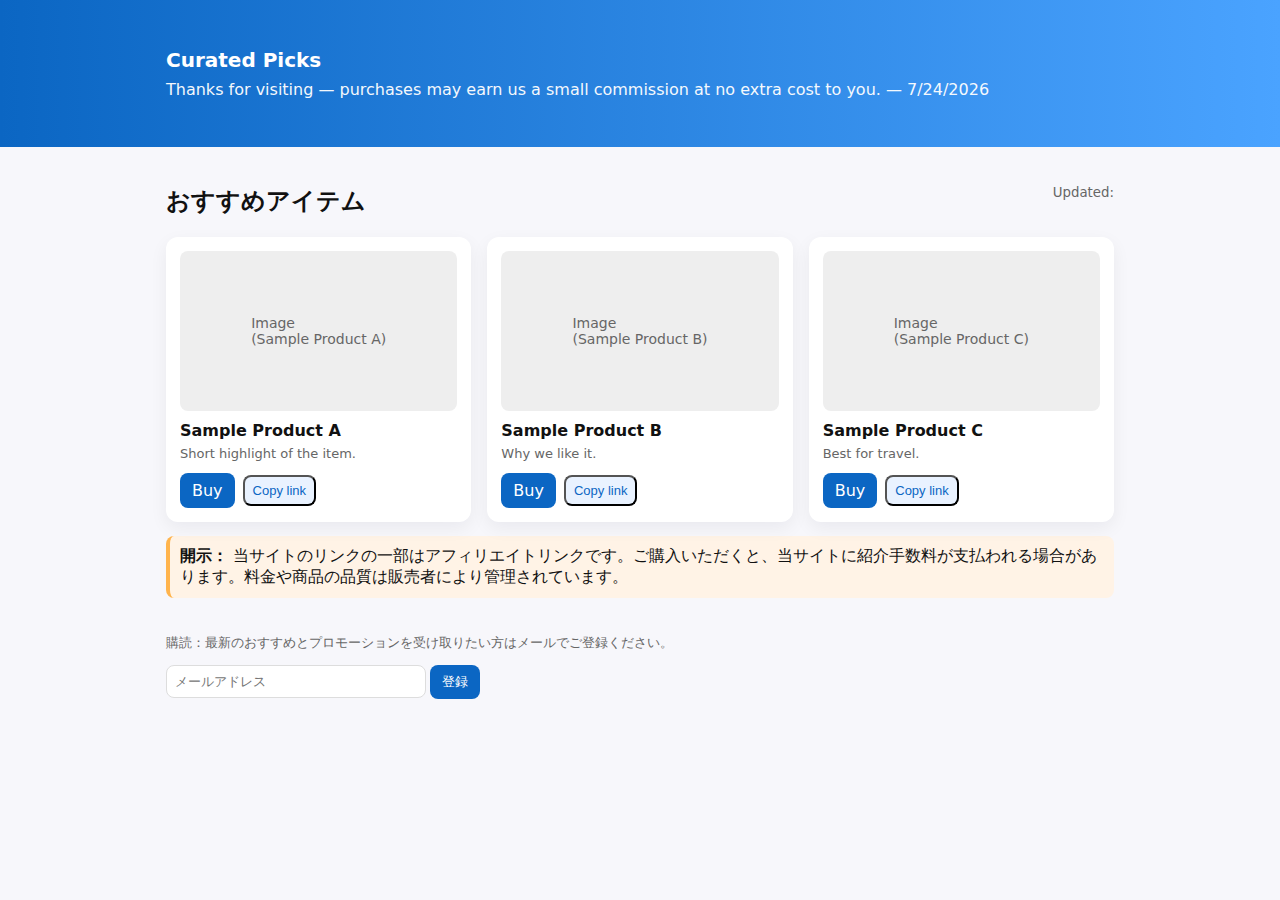
<file: index.html>
<!--
Affiliate Landing Page Template
- Single-file HTML (responsive) that shows products, affiliate links, copy-link buttons, disclosure, cookie consent, and placeholders for analytics and affiliate IDs.
- Replace all occurrences of AFFILIATE_ID_x and AFFILIATE_URL_x with your actual affiliate URLs/IDs.
- Implement your email form backend (action attribute) or connect to a service (Mailchimp, ConvertKit, etc.).
- Host on GitHub Pages / Netlify / Vercel / your server.
- Do NOT publish affiliate links without reading each program's terms and including required disclosures.
-->

<!doctype html>
<html lang="en">
<head>
  <meta charset="utf-8" />
  <meta name="viewport" content="width=device-width,initial-scale=1" />
  <title>Product Picks — Affiliate Landing Page</title>
  <meta name="description" content="Curated picks — click to buy. Affiliate links help support this site." />
  <style>
    :root{--bg:#f7f7fb;--card:#fff;--accent:#0b66c3;--muted:#666}
    *{box-sizing:border-box}
    body{font-family:Inter,system-ui,Segoe UI,Roboto,'Helvetica Neue',Arial;background:var(--bg);margin:0;color:#111}
    header{background:linear-gradient(90deg,var(--accent),#4aa3ff);color:#fff;padding:28px 20px}
    .container{max-width:980px;margin:20px auto;padding:0 16px}
    h1{margin:0;font-size:20px}
    p.lead{margin:8px 0 0;opacity:.95}
    .grid{display:grid;grid-template-columns:repeat(auto-fill,minmax(240px,1fr));gap:16px;margin-top:20px}
    .card{background:var(--card);border-radius:12px;padding:14px;box-shadow:0 6px 18px rgba(14,20,30,.06)}
    .thumb{width:100%;height:160px;background:#eee;border-radius:8px;display:flex;align-items:center;justify-content:center;color:var(--muted);font-size:14px}
    .title{font-weight:600;margin:10px 0 6px}
    .desc{font-size:13px;color:var(--muted);margin:0 0 12px}
    .btn{display:inline-block;padding:8px 12px;border-radius:8px;text-decoration:none}
    .btn-primary{background:var(--accent);color:#fff}
    .meta{display:flex;gap:8px;align-items:center}
    .copy-btn{background:#e9f2ff;border-radius:8px;padding:6px 8px;font-size:13px;color:var(--accent);cursor:pointer}
    .footer{margin:36px 0 60px;color:var(--muted);font-size:13px}
    .disclosure{background:#fff3e6;border-left:4px solid #ffb44d;padding:10px;border-radius:8px;margin-top:14px}
    .cookie{position:fixed;right:18px;bottom:18px;background:#fff;padding:12px;border-radius:10px;box-shadow:0 10px 30px rgba(2,6,23,.12);display:flex;gap:12px;align-items:center}
    @media (max-width:600px){.thumb{height:120px}}
  </style>
</head>
<body>
  <header>
    <div class="container">
      <h1>Curated Picks</h1>
      <p class="lead">Thanks for visiting — purchases may earn us a small commission at no extra cost to you.</p>
    </div>
  </header>

  <main class="container">
    <section>
      <div style="display:flex;gap:12px;align-items:center;justify-content:space-between">
        <h2 style="margin:18px 0 0">おすすめアイテム</h2>
        <small style="color:var(--muted)">Updated: <!-- JS inserts date --></small>
      </div>

      <div class="grid" id="productGrid">
        <!-- Product cards are injected by JS. Replace AFFILIATE_URL_x below with your actual affiliate URLs -->
      </div>

      <div class="disclosure">
        <strong>開示：</strong> 当サイトのリンクの一部はアフィリエイトリンクです。ご購入いただくと、当サイトに紹介手数料が支払われる場合があります。料金や商品の品質は販売者により管理されています。
      </div>

      <div class="footer">
        <p>購読：最新のおすすめとプロモーションを受け取りたい方はメールでご登録ください。</p>
        <form id="subscribeForm" action="#" method="POST" onsubmit="event.preventDefault();alert('Subscribe: implement backend or connect to Mailchimp/ConvertKit');">
          <input type="email" name="email" placeholder="メールアドレス" required style="padding:8px;border:1px solid #ddd;border-radius:8px;width:260px"> 
          <button class="btn btn-primary" style="border:none;">登録</button>
        </form>
      </div>
    </section>
  </main>

  <!-- Cookie / consent widget -->
  <div id="cookieBox" class="cookie" style="display:none">
    <div style="max-width:320px;font-size:13px;color:#111">This site uses cookies to improve experience. By continuing you consent.</div>
    <button onclick="acceptCookies()" class="btn btn-primary">Accept</button>
    <button onclick="declineCookies()" style="background:transparent;border:none;color:var(--muted);">Decline</button>
  </div>

  <script>
    /* ------- CONFIG: replace affiliate links below ------- */
    const PRODUCTS = [
      {id:1,title:'Sample Product A',desc:'Short highlight of the item.',img:'',aff:'AFFILIATE_URL_1'},
      {id:2,title:'Sample Product B',desc:'Why we like it.',img:'',aff:'AFFILIATE_URL_2'},
      {id:3,title:'Sample Product C',desc:'Best for travel.',img:'',aff:'AFFILIATE_URL_3'}
    ];

    // Render product cards
    const grid = document.getElementById('productGrid');
    PRODUCTS.forEach(p=>{
      const card = document.createElement('article'); card.className='card';
      card.innerHTML = `
        <div class=\"thumb\">Image<br>(${p.title})</div>
        <div class=\"title\">${p.title}</div>
        <p class=\"desc\">${p.desc}</p>
        <div class=\"meta\">
          <a class=\"btn btn-primary\" href=\"${p.aff}\" target=\"_blank\" rel=\"noopener noreferrer\">Buy</a>
          <button class=\"copy-btn\" data-url=\"${p.aff}\">Copy link</button>
        </div>`;
      grid.appendChild(card);
    });

    // copy to clipboard for sharing
    document.addEventListener('click', e=>{
      if(e.target.matches('.copy-btn')){
        const url = e.target.dataset.url;
        navigator.clipboard.writeText(url).then(()=>{
          e.target.textContent='Copied';
          setTimeout(()=>e.target.textContent='Copy link',1200);
        }).catch(()=>alert('Copy failed — consider manual copy'));
      }
    });

    // cookie consent
    function showCookie(){ if(localStorage.getItem('cookieAccepted')) return; document.getElementById('cookieBox').style.display='flex'; }
    function acceptCookies(){ localStorage.setItem('cookieAccepted','1'); document.getElementById('cookieBox').style.display='none'; }
    function declineCookies(){ localStorage.setItem('cookieAccepted','0'); document.getElementById('cookieBox').style.display='none'; }
    setTimeout(showCookie,800);

    // insert today's date
    document.querySelector('header .lead').insertAdjacentText('beforeend',' — '+ new Date().toLocaleDateString());
  </script>

  <!--
  NOTES & NEXT STEPS:
  - Replace AFFILIATE_URL_x with your real affiliate URLs. Many programs require you to include your tracking ID as a query param (e.g. ?tag=YOURTAG or &aff_id=12345).
  - For cloaking / clean links, create server-side 301 redirects, or use Netlify/Vercel rewrite rules. Avoid hiding affiliate links where prohibited.
  - Add analytics (Google Analytics / Plausible) and use UTM parameters for campaign tracking.
  - Add HTTPS and host on GitHub Pages / Netlify / Vercel.
  - Ensure you follow each affiliate program's disclosure requirements and local laws (cookie consent, GDPR, etc.).
  -->
</body>
</html>
</file>
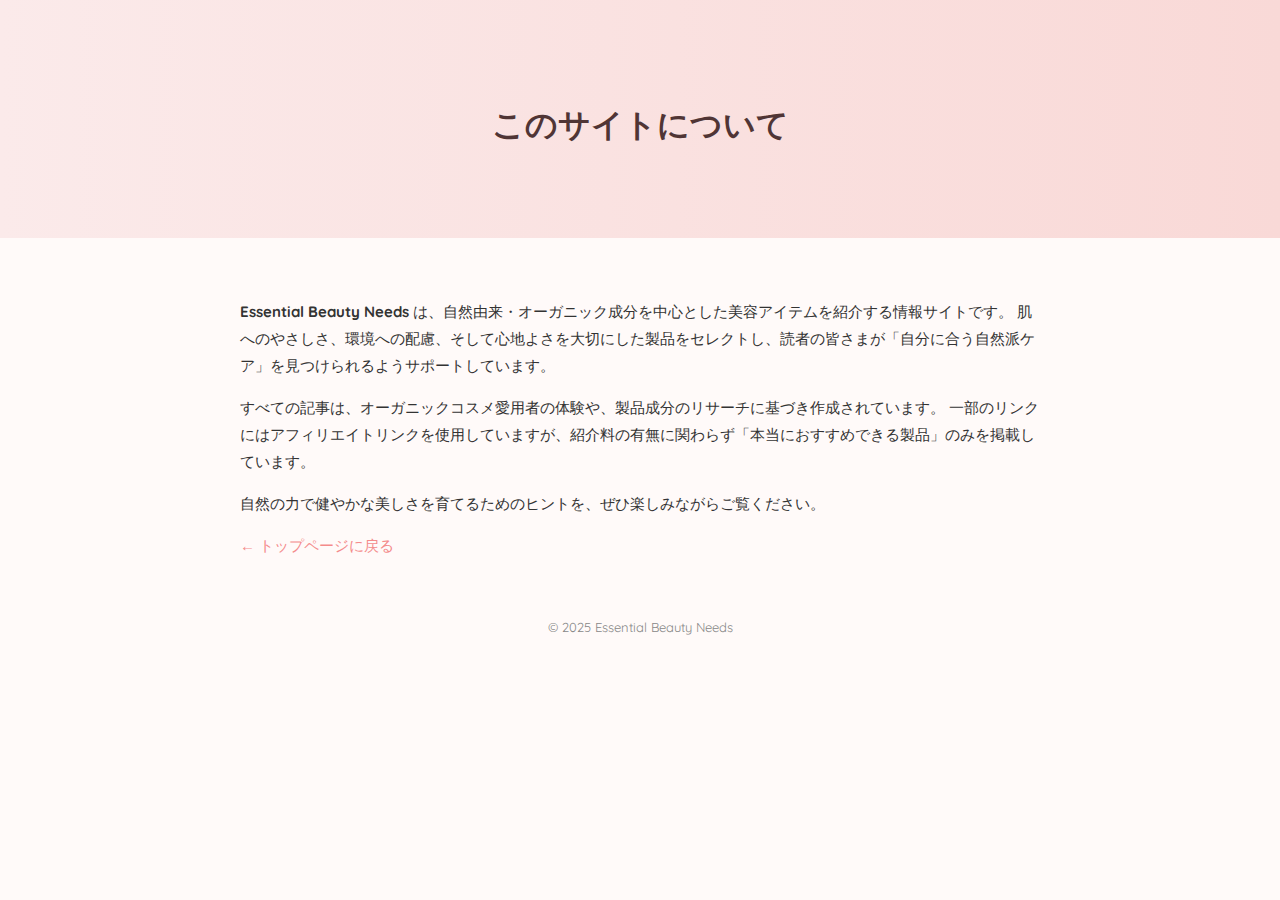
<file: about.html>
<!doctype html>
<html lang="ja">
<head>
  <meta charset="utf-8" />
  <meta name="viewport" content="width=device-width,initial-scale=1" />
  <title>このサイトについて | Essential Beauty Needs</title>
  <link href="https://fonts.googleapis.com/css2?family=Playfair+Display:wght@600&family=Quicksand:wght@400;600&display=swap" rel="stylesheet">
  <style>
    body{font-family:'Quicksand',sans-serif;background:#fffaf9;color:#333;margin:0;}
    header{text-align:center;padding:80px 20px;background:linear-gradient(90deg,#fbeaea,#f9d9d7);}
    h1{font-family:'Playfair Display',serif;font-size:32px;margin-bottom:10px;color:#503535;}
    main{max-width:800px;margin:60px auto;padding:0 20px;line-height:1.8;font-size:15px;}
    footer{text-align:center;color:#888;margin:50px 0 20px;font-size:13px;}
    a{color:#f48b8b;text-decoration:none;}
  </style>
</head>
<body>
  <header>
    <h1>このサイトについて</h1>
  </header>

  <main>
    <p><strong>Essential Beauty Needs</strong> は、自然由来・オーガニック成分を中心とした美容アイテムを紹介する情報サイトです。  
    肌へのやさしさ、環境への配慮、そして心地よさを大切にした製品をセレクトし、読者の皆さまが「自分に合う自然派ケア」を見つけられるようサポートしています。</p>

    <p>すべての記事は、オーガニックコスメ愛用者の体験や、製品成分のリサーチに基づき作成されています。  
    一部のリンクにはアフィリエイトリンクを使用していますが、紹介料の有無に関わらず「本当におすすめできる製品」のみを掲載しています。</p>

    <p>自然の力で健やかな美しさを育てるためのヒントを、ぜひ楽しみながらご覧ください。</p>

    <p><a href="index.html">← トップページに戻る</a></p>
  </main>

  <footer>© 2025 Essential Beauty Needs</footer>
</body>
</html>
</file>
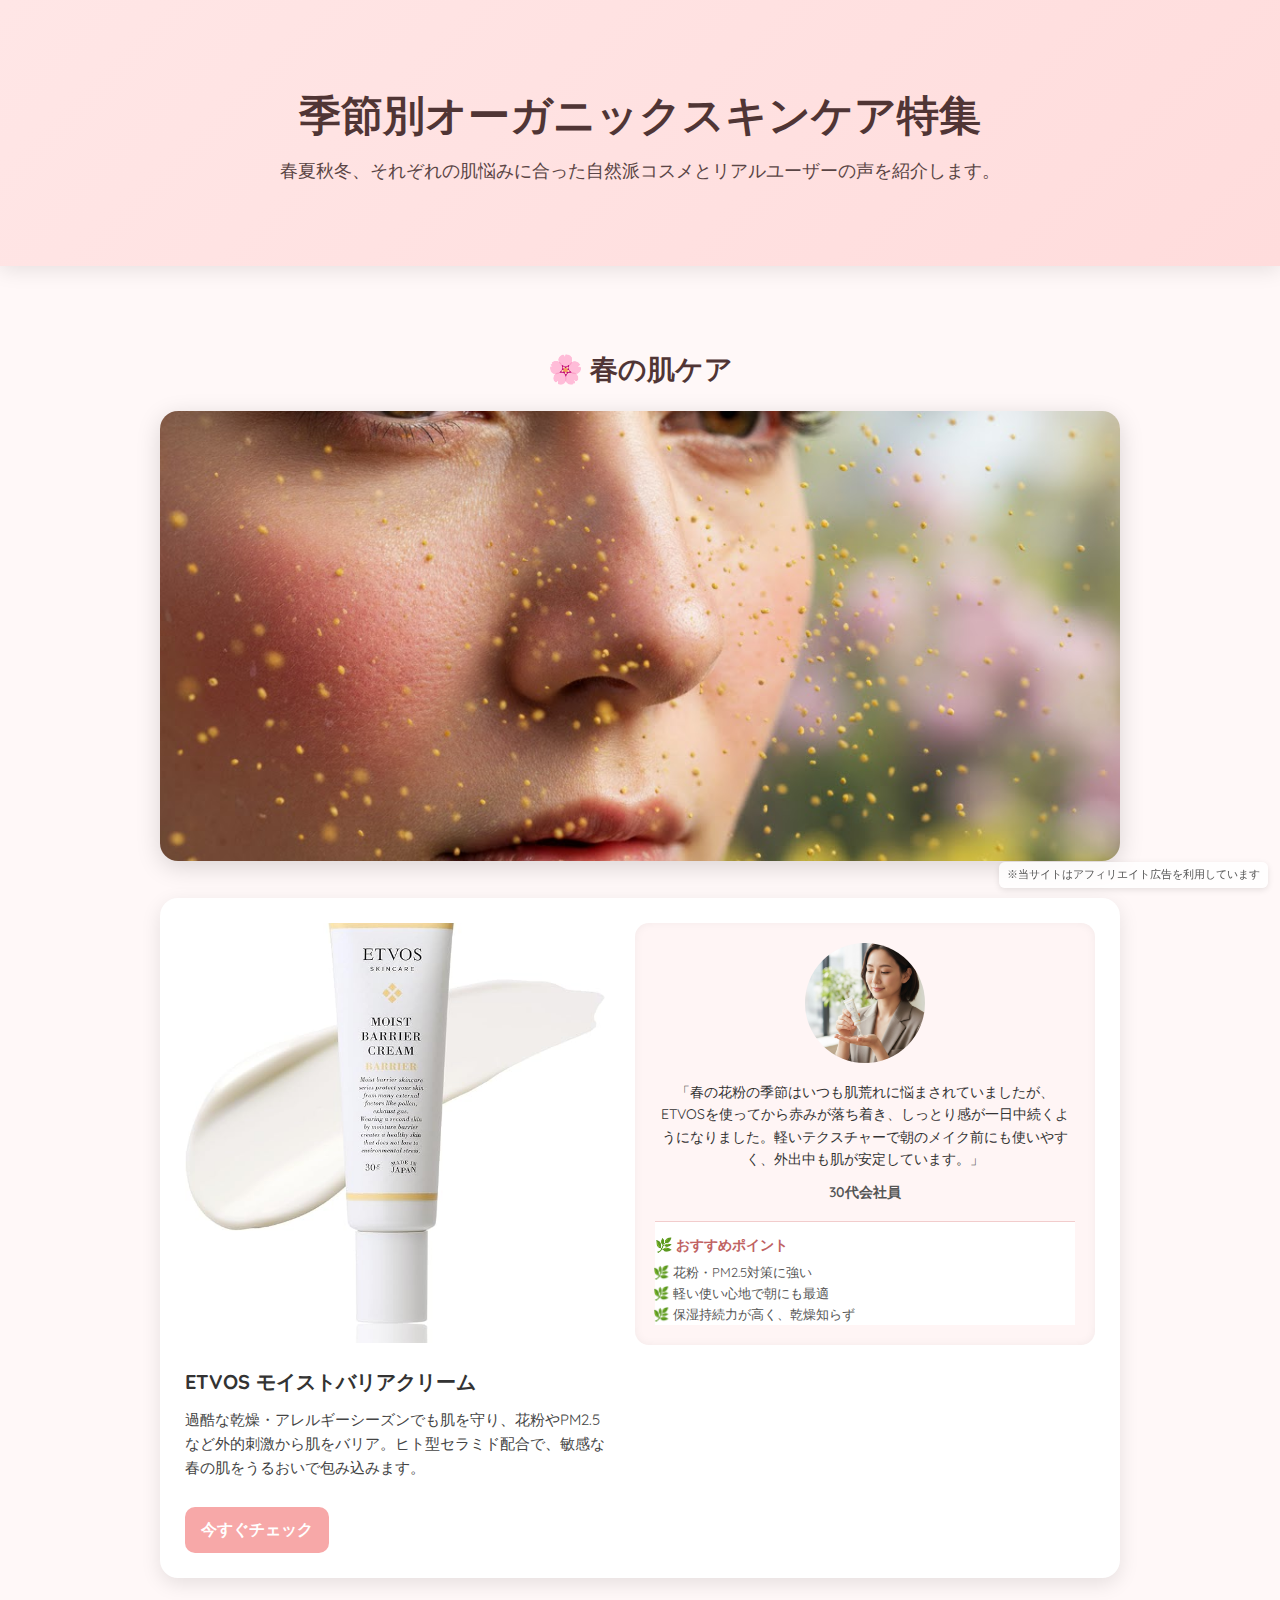
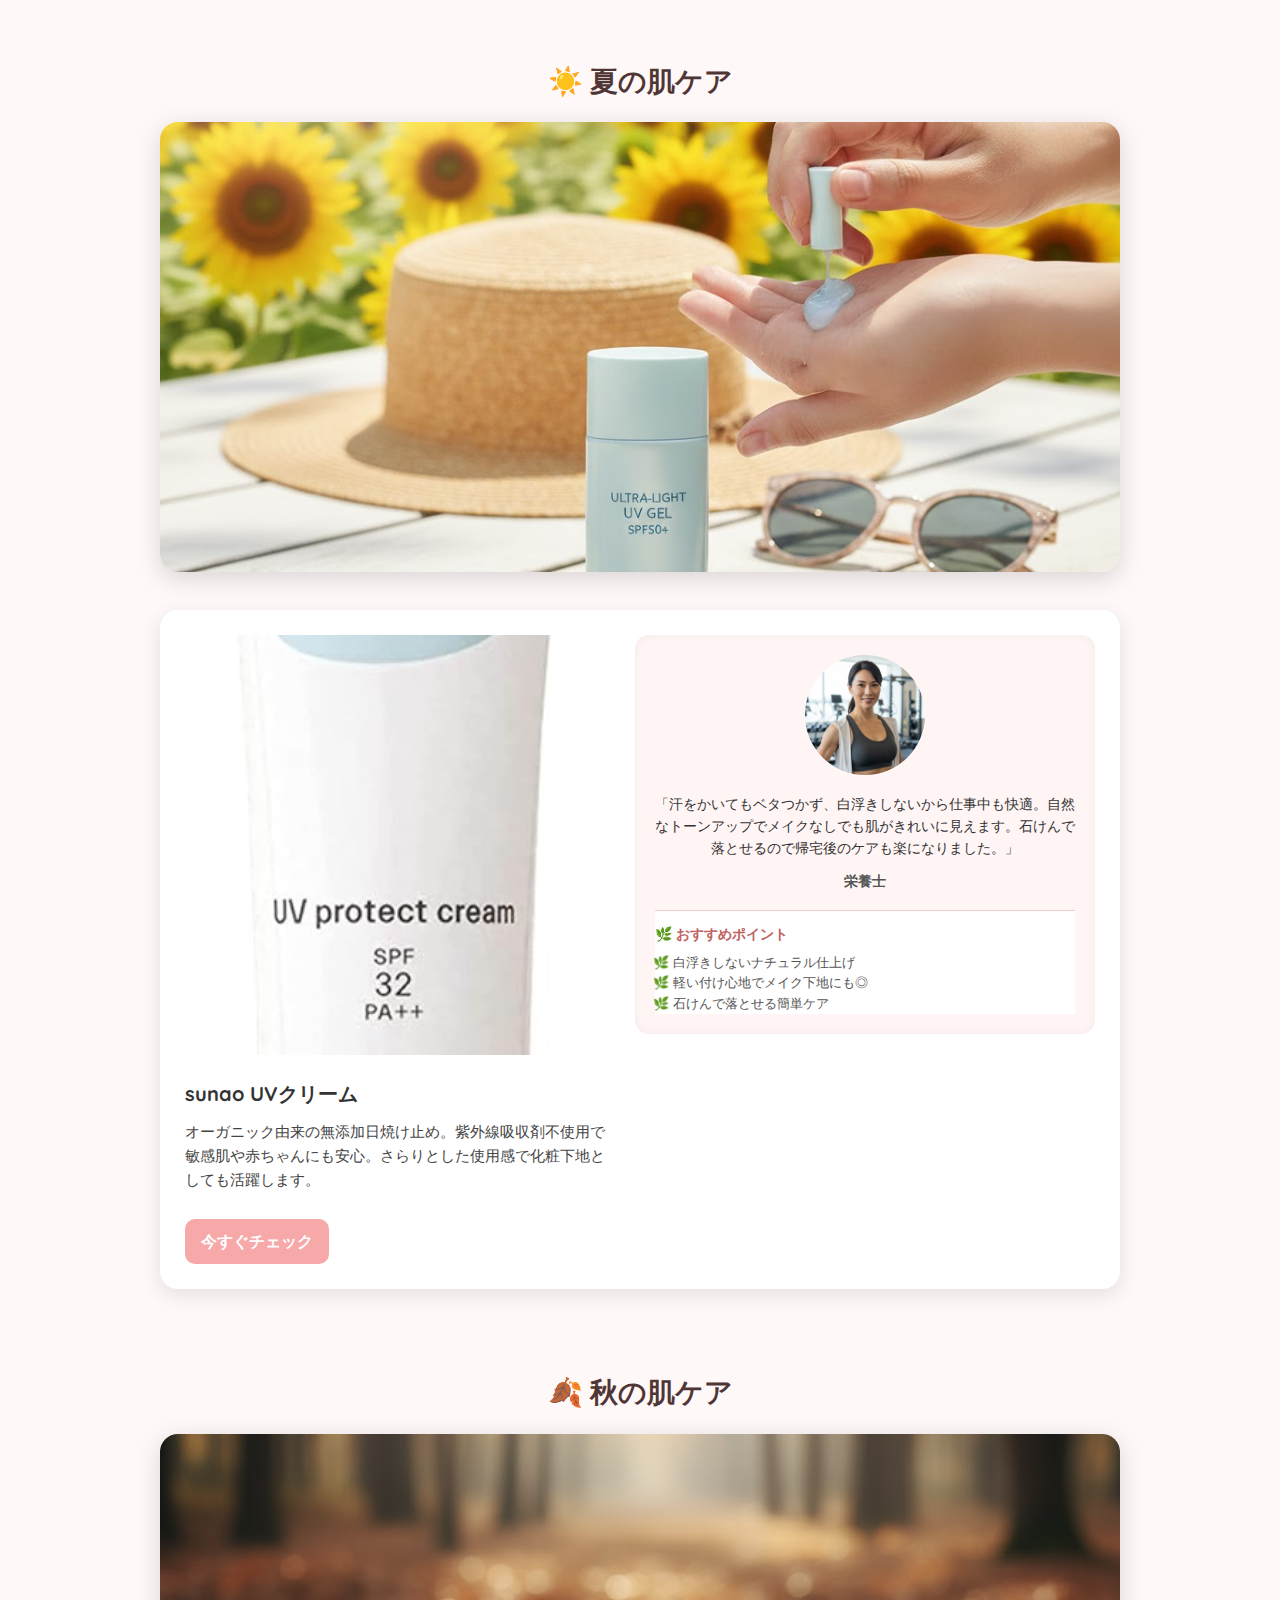
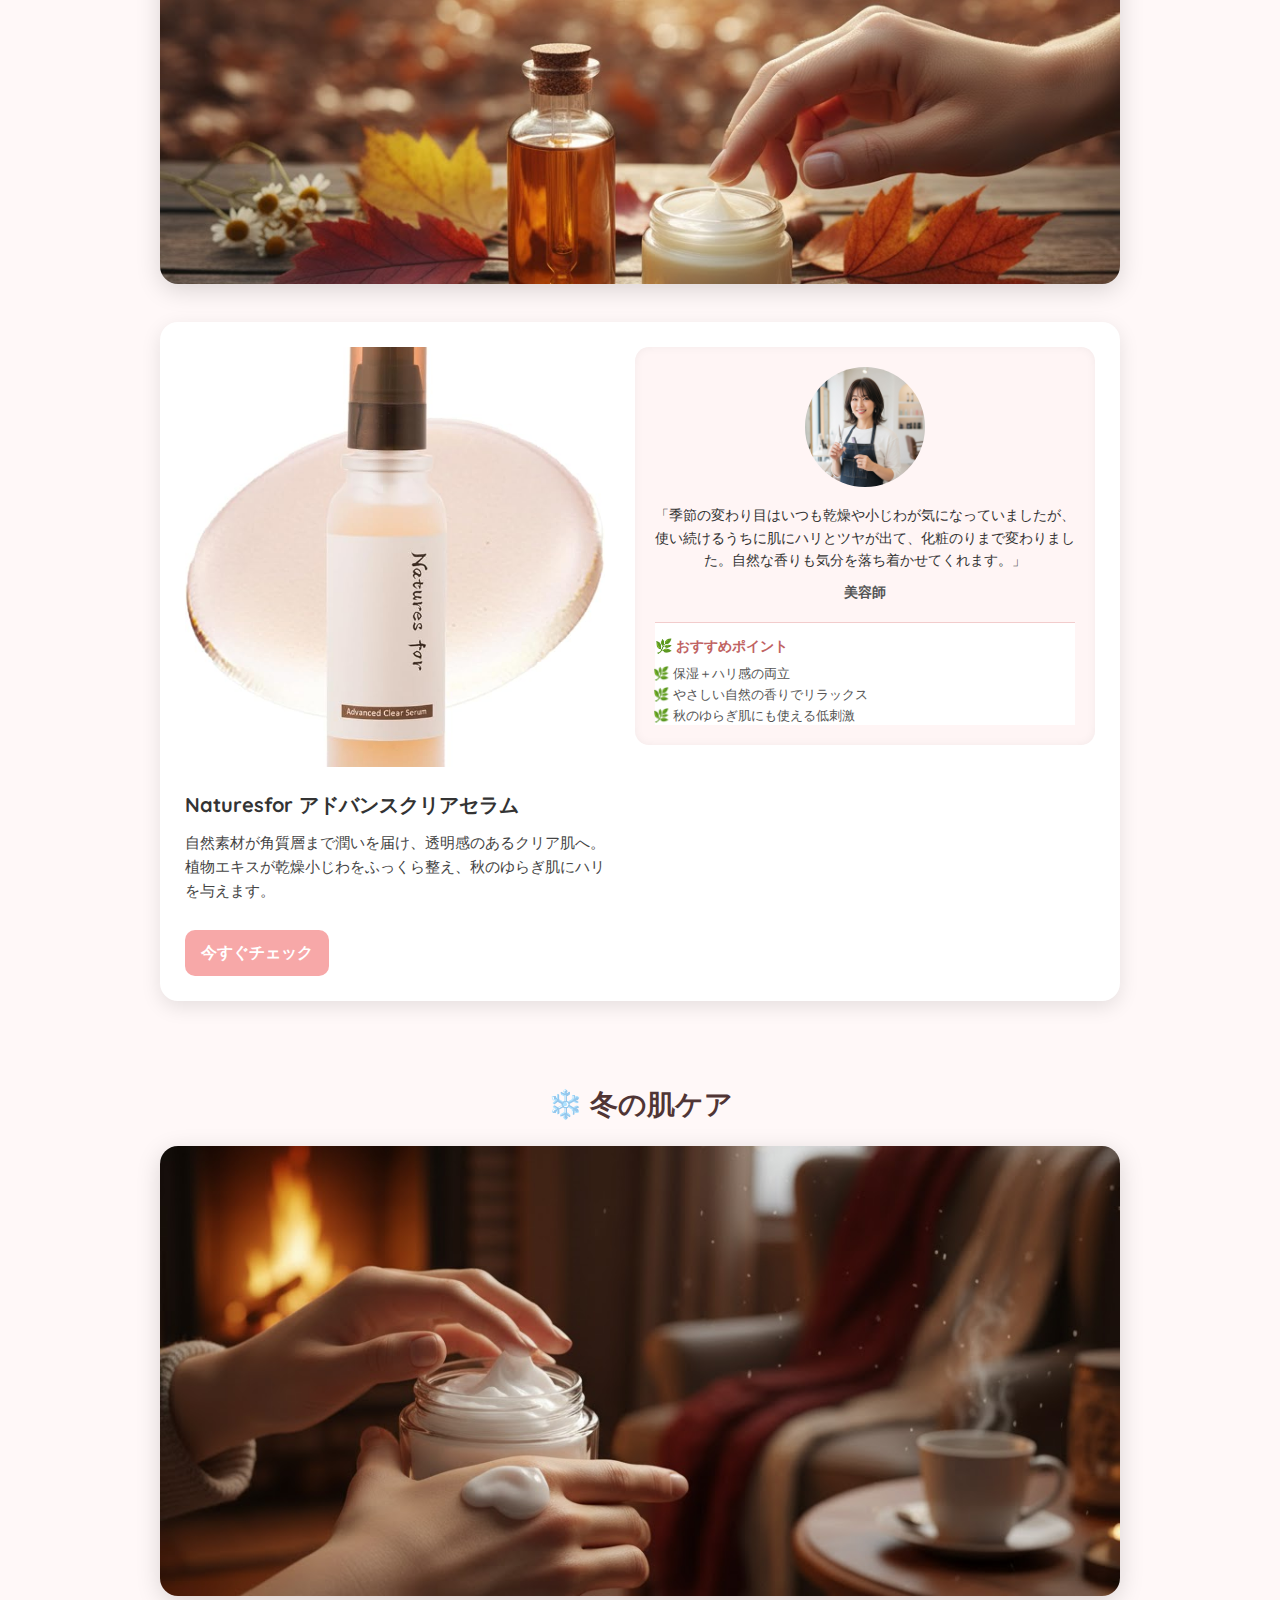
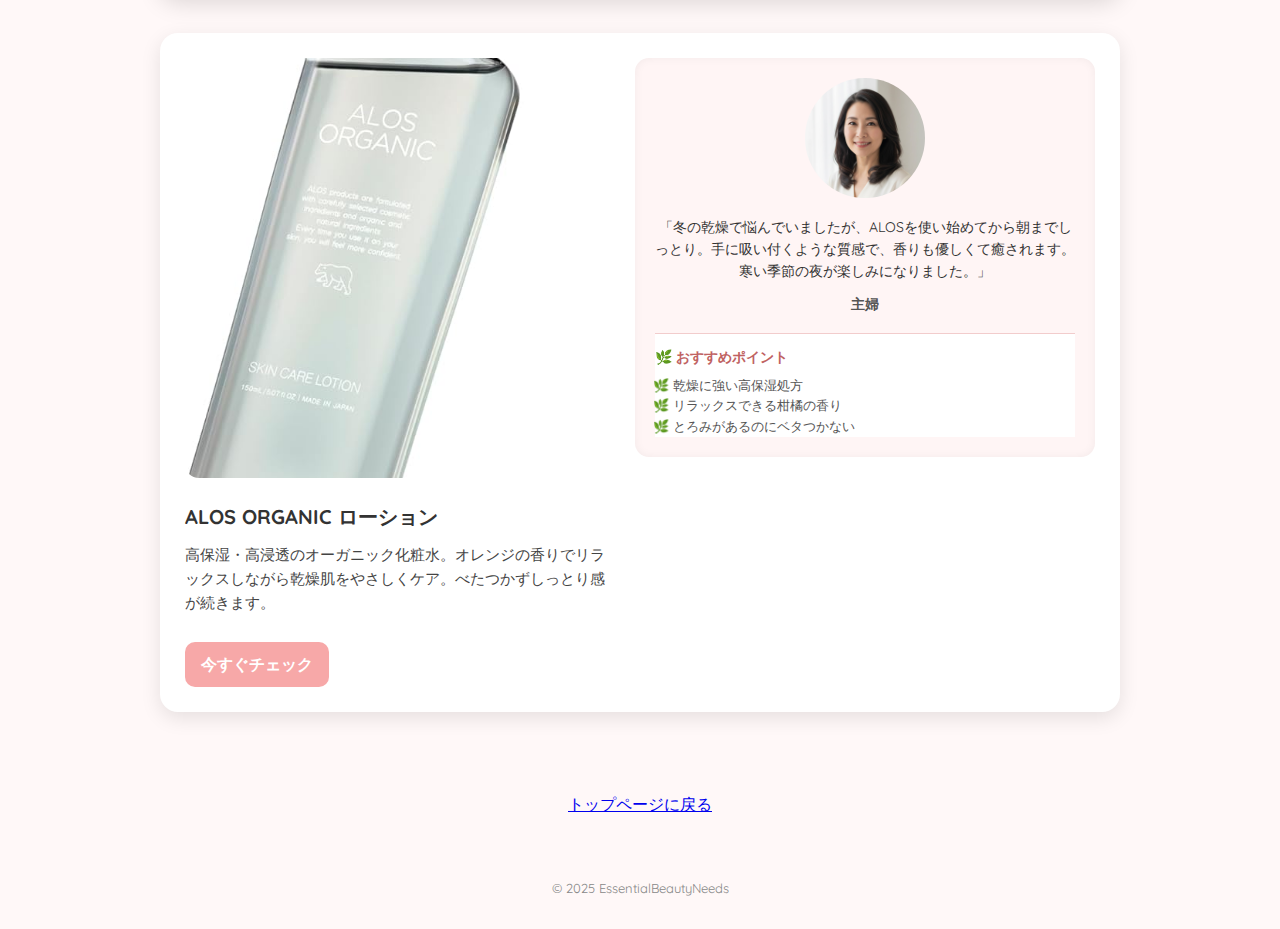
<file: seasons-skin.html>
<!doctype html>
<html lang="ja">
<head>
<meta charset="utf-8">
<meta name="viewport" content="width=device-width,initial-scale=1">
<title>季節別オーガニックスキンケア特集｜肌が喜ぶ自然派コスメ</title>
<link href="https://fonts.googleapis.com/css2?family=Playfair+Display:wght@600&family=Quicksand:wght@400;600&display=swap" rel="stylesheet">

<style>
:root {
  --bg: #fff8f8;
  --card: #ffffff;
  --accent: #f7a8a8;
  --accent-hover: #f48b8b;
  --muted: #666;
}

* { box-sizing: border-box; margin: 0; padding: 0; }
body {
  font-family: 'Quicksand', sans-serif;
  background: var(--bg);
  color: #333;
  line-height: 1.6;
}

header {
  text-align: center;
  padding: 80px 20px;
  background: linear-gradient(135deg, #ffe6e6, #ffdcdc);
  color: #503535;
  box-shadow: 0 4px 20px rgba(0,0,0,0.1);
}
h1 {
  font-family: 'Playfair Display', serif;
  font-size: 42px;
  margin-bottom: 10px;
}
p.lead {
  font-size: 18px;
  color: #5a4545;
}

.container {
  max-width: 1000px;
  margin: 0 auto;
  padding: 0 20px;
}

.article {
  margin: 80px 0;
}
.article h2 {
  font-family: 'Playfair Display', serif;
  font-size: 28px;
  color: #503535;
  text-align: center;
  margin-bottom: 20px;
}
.article img.hero {
  width: 100%;
  max-height: 450px;
  object-fit: cover;
  border-radius: 18px;
  margin-bottom: 30px;
  box-shadow: 0 6px 25px rgba(0,0,0,0.15);
}

.product-review {
  display: flex;
  align-items: flex-start;
  gap: 30px;
  background: #fff;
  border-radius: 18px;
  box-shadow: 0 6px 20px rgba(0,0,0,0.1);
  padding: 25px;
  margin-bottom: 50px;
}
.product-card {
  flex: 1;
  text-align: left;
}
.product-card img {
  width: 100%;
  height: 420px;
  border-radius: 14px;
  object-fit: cover;
  margin-bottom: 15px;
}
.product-card h3 {
  font-size: 20px;
  margin-bottom: 10px;
}
.product-card p {
  font-size: 15px;
  color: #444;
  margin-bottom: 15px;
}
.product-card ul {
  font-size: 14px;
  margin-left: 18px;
  color: #555;
}
.product-card .btn {
  display: inline-block;
  margin-top: 12px;
  background: var(--accent);
  color: #fff;
  padding: 10px 16px;
  border-radius: 10px;
  text-decoration: none;
  font-weight: 600;
  transition: 0.3s;
}
.product-card .btn:hover { background: var(--accent-hover); }

.review-card {
  flex: 1;
  background: #fff5f5;
  border-radius: 14px;
  padding: 20px;
  text-align: center;
  box-shadow: inset 0 0 10px rgba(0,0,0,0.05);
}
.review-card img {
  width: 120px;
  height: 120px;
  border-radius: 50%;
  object-fit: cover;
  margin-bottom: 10px;
}
.review-card p {
  font-size: 14px;
  color: #333;
  margin-bottom: 10px;
}
.review-card .name {
  font-weight: 600;
  color: #555;
  margin-top: 5px;
}

/* 🌿 おすすめポイント */
.tips {
  text-align: left;
  background: #fff;
  border-top: 1px solid #f2cccc;
  margin-top: 18px;
  padding-top: 12px;
}
.tips h4 {
  font-size: 14px;
  color: #c06262;
  margin-bottom: 6px;
}
.tips ul {
  font-size: 13px;
  color: #555;
  margin-left: 18px;
  list-style: "🌿 ";
}

footer {
  text-align: center;
  font-size: 13px;
  color: #888;
  margin: 60px 0 30px;
}

/* 固定のアフィリエイト免責 */
#affiliateNotice {
  position: fixed;
  right: 12px;
  bottom: 12px;
  background: rgba(255,255,255,0.8);
  color: #555;
  font-size: 11px;
  border-radius: 6px;
  padding: 4px 8px;
  box-shadow: 0 2px 6px rgba(0,0,0,0.1);
}

/* スマホ対応 */
@media (max-width: 768px) {
  .product-review {
    flex-direction: column;
  }
}
</style>
</head>

<body>
<header>
  <h1>季節別オーガニックスキンケア特集</h1>
  <p class="lead">春夏秋冬、それぞれの肌悩みに合った自然派コスメとリアルユーザーの声を紹介します。</p>
</header>

<main class="container">

  <!-- 春 -->
  <section class="article">
    <h2>🌸 春の肌ケア</h2>
    <img src="images/spring.jpg" alt="春のスキンケア" class="hero">
    <div class="product-review">
      <div class="product-card">
        <img src="images/etvos.jpg" alt="ETVOS モイストバリアクリーム">
        <h3>ETVOS モイストバリアクリーム</h3>
        <p>過酷な乾燥・アレルギーシーズンでも肌を守り、花粉やPM2.5など外的刺激から肌をバリア。ヒト型セラミド配合で、敏感な春の肌をうるおいで包み込みます。</p>
        <a href="https://amzn.to/4nMuJPb" class="btn" target="_blank">今すぐチェック</a>
      </div>
      <div class="review-card">
        <img src="images/etvosuser.jpg" alt="30代会社員">
        <p>「春の花粉の季節はいつも肌荒れに悩まされていましたが、ETVOSを使ってから赤みが落ち着き、しっとり感が一日中続くようになりました。軽いテクスチャーで朝のメイク前にも使いやすく、外出中も肌が安定しています。」</p>
        <p class="name">30代会社員</p>
        <div class="tips">
          <h4>🌿 おすすめポイント</h4>
          <ul>
            <li>花粉・PM2.5対策に強い</li>
            <li>軽い使い心地で朝にも最適</li>
            <li>保湿持続力が高く、乾燥知らず</li>
          </ul>
        </div>
      </div>
    </div>
  </section>

  <!-- 夏 -->
  <section class="article">
    <h2>☀️ 夏の肌ケア</h2>
    <img src="images/summer.jpg" alt="夏のスキンケア" class="hero">
    <div class="product-review">
      <div class="product-card">
        <img src="images/sunao.jpg" alt="sunao UVクリーム">
        <h3>sunao UVクリーム</h3>
        <p>オーガニック由来の無添加日焼け止め。紫外線吸収剤不使用で敏感肌や赤ちゃんにも安心。さらりとした使用感で化粧下地としても活躍します。</p>
        <a href="https://amzn.to/3JmEMME" class="btn" target="_blank">今すぐチェック</a>
      </div>
      <div class="review-card">
        <img src="images/gym40.jpg" alt="栄養士">
        <p>「汗をかいてもベタつかず、白浮きしないから仕事中も快適。自然なトーンアップでメイクなしでも肌がきれいに見えます。石けんで落とせるので帰宅後のケアも楽になりました。」</p>
        <p class="name">栄養士</p>
        <div class="tips">
          <h4>🌿 おすすめポイント</h4>
          <ul>
            <li>白浮きしないナチュラル仕上げ</li>
            <li>軽い付け心地でメイク下地にも◎</li>
            <li>石けんで落とせる簡単ケア</li>
          </ul>
        </div>
      </div>
    </div>
  </section>

  <!-- 秋 -->
  <section class="article">
    <h2>🍂 秋の肌ケア</h2>
    <img src="images/autumn.jpg" alt="秋のスキンケア" class="hero">
    <div class="product-review">
      <div class="product-card">
        <img src="images/naturesfor.jpg" alt="Naturesfor アドバンスクリアセラム">
        <h3>Naturesfor アドバンスクリアセラム</h3>
        <p>自然素材が角質層まで潤いを届け、透明感のあるクリア肌へ。植物エキスが乾燥小じわをふっくら整え、秋のゆらぎ肌にハリを与えます。</p>
        <a href="https://amzn.to/3LbyAYi" class="btn" target="_blank">今すぐチェック</a>
      </div>
      <div class="review-card">
        <img src="images/biyoushi.jpg" alt="美容師">
        <p>「季節の変わり目はいつも乾燥や小じわが気になっていましたが、使い続けるうちに肌にハリとツヤが出て、化粧のりまで変わりました。自然な香りも気分を落ち着かせてくれます。」</p>
        <p class="name">美容師</p>
        <div class="tips">
          <h4>🌿 おすすめポイント</h4>
          <ul>
            <li>保湿＋ハリ感の両立</li>
            <li>やさしい自然の香りでリラックス</li>
            <li>秋のゆらぎ肌にも使える低刺激</li>
          </ul>
        </div>
      </div>
    </div>
  </section>

  <!-- 冬 -->
  <section class="article">
    <h2>❄️ 冬の肌ケア</h2>
    <img src="images/winter.jpg" alt="冬のスキンケア" class="hero">
    <div class="product-review">
      <div class="product-card">
        <img src="images/alos.jpg" alt="ALOS ORGANIC ローション">
        <h3>ALOS ORGANIC ローション</h3>
        <p>高保湿・高浸透のオーガニック化粧水。オレンジの香りでリラックスしながら乾燥肌をやさしくケア。べたつかずしっとり感が続きます。</p>
        <a href="https://amzn.to/4oCaXGI" class="btn" target="_blank">今すぐチェック</a>
      </div>
      <div class="review-card">
        <img src="images/50suser.jpg" alt="主婦">
        <p>「冬の乾燥で悩んでいましたが、ALOSを使い始めてから朝までしっとり。手に吸い付くような質感で、香りも優しくて癒されます。寒い季節の夜が楽しみになりました。」</p>
        <p class="name">主婦</p>
        <div class="tips">
          <h4>🌿 おすすめポイント</h4>
          <ul>
            <li>乾燥に強い高保湿処方</li>
            <li>リラックスできる柑橘の香り</li>
            <li>とろみがあるのにベタつかない</li>
          </ul>
        </div>
      </div>
    </div>
  </section>

  <div style="text-align:center;margin:60px 0;">
    <a href="index.html" class="btn">トップページに戻る</a>
  </div>
</main>

<footer>
  © 2025 EssentialBeautyNeeds
</footer>

<div id="affiliateNotice">※当サイトはアフィリエイト広告を利用しています</div>

</body>
</html>
</file>
